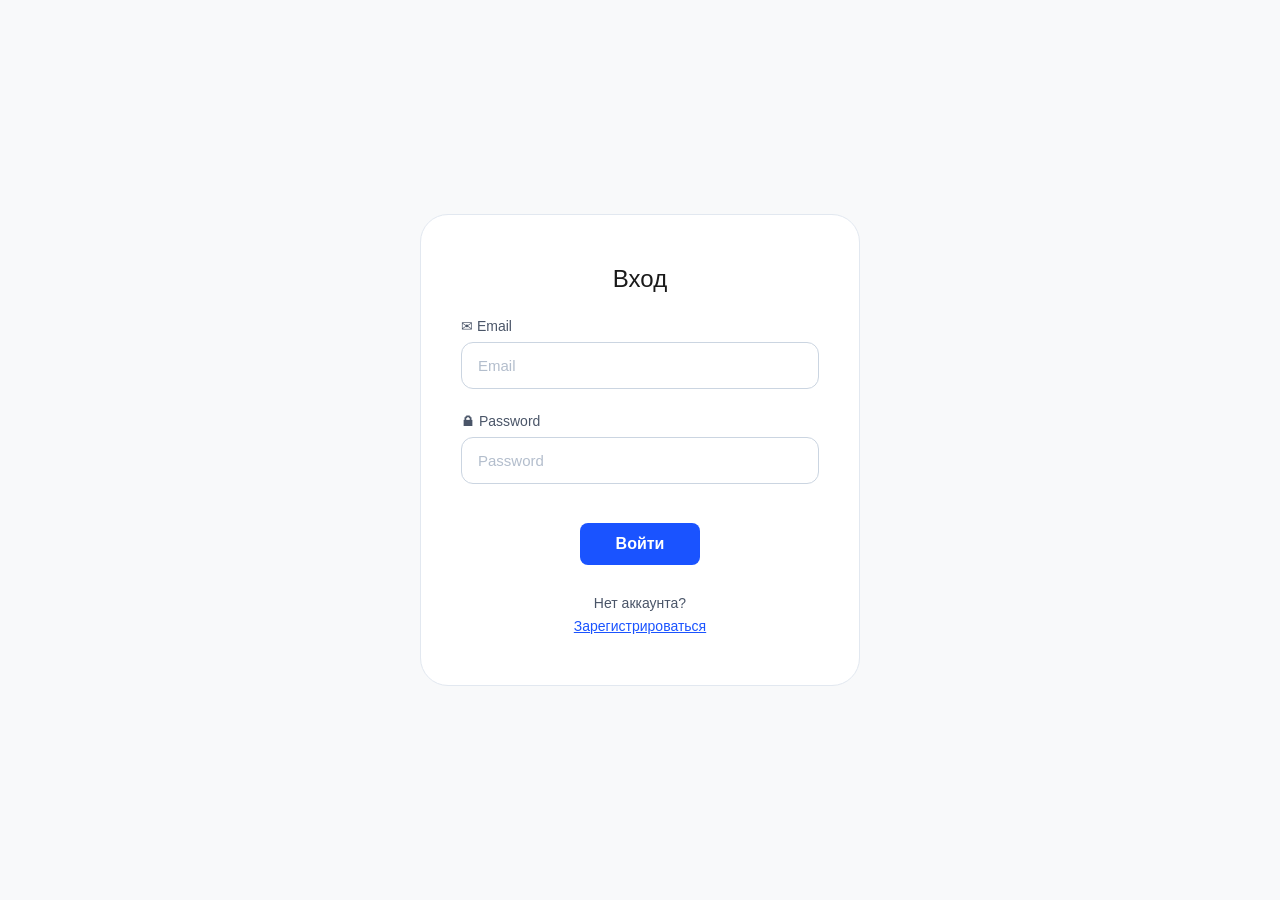
<file: AuthorizePage/authorizepage.html>
<!DOCTYPE html>
<html lang="ru">
<head>
    <meta charset="UTF-8">
    <meta name="viewport" content="width=device-width, initial-scale=1.0">
    <title>Вход в аккаунт</title>
    <link rel="stylesheet" href="authorizepage.css">
    <link rel="icon" type="image/png" sizes="32x32" href="/Assets/Images/Icons/fourdicon.png">
</head>
<body>
    <div class="LoginCard" id="LoginCard">
        <h2>Вход</h2>
        <div class="LoginFields">
            <div class="InputGroup">
                <label for="email">✉ Email</label>
                <input type="email" id="LoginEmail" class="JsEmail" placeholder="Email">
            </div>
            
            <div class="InputGroup">
                <label for="password">🔒︎ Password</label>
                <input type="password" id="LoginPassword" class="JsPassword" placeholder="Password">
            </div>
            
            <button type="button" class="LoginAndRegisterButton JsLoginSubmitBtn" id="LoginSubmitBtn">Войти</button>
        </div>
        <div class="LoginFooter">
            <p>Нет аккаунта?</p>
            <a href="#" class="JsToRegister">Зарегистрироваться</a>
        </div>
    </div>

    <div class="RegisterCard Hidden" id="RegisterCard">
        <h2>Зарегистрироваться</h2>
        <div class="RegisterFields">
            <div class="InputGroup">
                <label for="registerEmail">✉ Email</label>
                <input type="email" id="RegisterEmail" class="JsRegisterEmail" placeholder="Email">
            </div>
            
            <div class="InputGroup">
                <label for="registerPassword">🔒︎ Password</label>
                <input type="password" id="RegisterPassword" class="JsRegisterPassword" placeholder="Password">
            </div>
            
            <button type="button" class="LoginAndRegisterButton JsRegisterSubmitBtn" id="RegisterSubmitBtn">Зарегистрироваться</button>
        </div>
        <div class="RegisterFooter">
            <p>Есть аккаунт?</p>
            <a href="#" class="JsToLogin">Войти</a>
        </div>
    </div>

    <div class="CodeCard Hidden" id="CodeCard">
        <h2>Введите код подтверждения</h2>
        <p class="CardDescription">Мы только что отправили код на вашу почту, введите его ниже</p>
        
        <div class="CodeFields">
            <div class="CodeInputsContainer">
                <input type="text" maxlength="1" class="CodeInput">
                <input type="text" maxlength="1" class="CodeInput">
                <input type="text" maxlength="1" class="CodeInput">
                <input type="text" maxlength="1" class="CodeInput">
                <input type="text" maxlength="1" class="CodeInput">
                <input type="text" maxlength="1" class="CodeInput">
            </div>
            
            <button type="button" class="LoginAndRegisterButton JsCodeSubmitBtn" id="CodeSubmitBtn">Подтвердить</button>
        </div>
        
        <div class="CodeFooter">
            <a href="#" class="JsResendCode">Отправить повторно</a>
        </div>
    </div>

    <div class="NameCard Hidden" id="NameCard">
        <h2>Завершите настройку аккаунта</h2>
        <p class="CardDescription">Введите ваше имя и завершите настройку аккаунта</p>
        
        <div class="NameFields">
            <div class="InputGroup">
                <label for="userName">👤 Имя</label>
                <input type="text" id="FIOInput" class="JsUserName" placeholder="Имя">
            </div>
            
            <button type="button" class="LoginAndRegisterButton JsNameSubmitBtn" id="FIOSubmitBtn">Подтвердить</button>
        </div>
    </div>
    <script src="/config.js"></script>
    <script src="/JS/ApiServices/AuthService.js"></script>
    <script src="authorizepage.js"></script>
</body>
</html>
</file>
<file: AuthorizePage/authorizepage.css>
*, *::before, *::after {
    box-sizing: border-box;
    margin: 0;
    padding: 0;
}

body {
    font-family: -apple-system, BlinkMacSystemFont, "Segoe UI", Roboto, Helvetica, Arial, sans-serif;
    background-color: #f8f9fa;
    height: 100vh;
    display: flex;
    justify-content: center;
    align-items: center;
}

.LoginCard, .RegisterCard, .CodeCard, .NameCard {
    background-color: #ffffff;
    width: 100%;
    max-width: 440px;
    padding: 50px 40px;
    border-radius: 28px;
    border: 1px solid #e2e8f0;
    text-align: center;
}

.LoginCard h2, .RegisterCard h2, .CodeCard h2, .NameCard h2 {
    font-size: 24px;
    font-weight: 500;
    color: #1a1a1a;
    margin-bottom: 25px;
}

.CardDescription {
    font-size: 14px;
    color: #718096;
    line-height: 1.5;
    margin-bottom: 30px;
    padding: 0 10px;
}

.LoginFields, .RegisterFields, .CodeFields, .NameFields {
    display: flex;
    flex-direction: column;
}

.InputGroup {
    margin-bottom: 24px;
    text-align: left;
}

.InputGroup label {
    display: block;
    font-size: 14px;
    color: #4a5568;
    margin-bottom: 8px;
}

.InputGroup input {
    width: 100%;
    padding: 14px 16px;
    font-size: 15px;
    color: #1a1a1a;
    background-color: #ffffff;
    border: 1px solid #cbd5e1;
    border-radius: 12px;
    outline: none;
    transition: all 0.2s ease;
}

.InputGroup input::placeholder {
    color: #94a3b8;
    opacity: 0.7;
}

.InputGroup input:focus {
    border-color: #1a53ff;
    box-shadow: 0 0 0 3px rgba(26, 83, 255, 0.1);
}

/* Сетка для ячеек кода */
.CodeInputsContainer {
    display: flex;
    justify-content: space-between;
    gap: 8px;
    margin-bottom: 40px;
}

.CodeInput {
    width: 45px;
    height: 45px;
    font-size: 18px;
    text-align: center;
    border: 1px solid #cbd5e1;
    border-radius: 8px;
    outline: none;
    transition: all 0.2s ease;
}

.CodeInput:focus {
    border-color: #1a53ff;
    box-shadow: 0 0 0 3px rgba(26, 83, 255, 0.1);
}

.LoginAndRegisterButton {
    align-self: center;
    background-color: #1a53ff;
    color: #ffffff;
    font-size: 16px;
    font-weight: 600;
    border: none;
    padding: 12px 36px;
    border-radius: 8px;
    cursor: pointer;
    margin-top: 15px;
    margin-bottom: 30px;
    transition: background-color 0.15s ease, transform 0.1s ease;
}

.LoginAndRegisterButton:hover {
    background-color: #003cd2;
}

.LoginAndRegisterButton:active {
    transform: scale(0.98);
}

.LoginFooter p, .RegisterFooter p {
    font-size: 14px;
    color: #4a5568;
    margin-bottom: 6px;
}

.LoginFooter a, .RegisterFooter a, .CodeFooter a {
    font-size: 14px;
    color: #1a53ff;
    text-decoration: underline;
    transition: color 0.15s ease;
}

.CodeFooter a {
    color: #a0aec0;
    text-decoration: none;
}

.LoginFooter a:hover, .RegisterFooter a:hover, .CodeFooter a:hover {
    color: #003cd2;
}

.Hidden {
    display: none !important;
}

@media (max-width: 640px) {
    body {
        padding: 16px;
        height: auto;
        min-height: 100dvh;
        align-items: flex-start;
    }

    .LoginCard, .RegisterCard, .CodeCard, .NameCard {
        padding: 28px 20px;
        border-radius: 20px;
        margin-top: 15%;
    }

    .CodeInput {
        width: 38px;
        height: 42px;
    }
}
</file>
